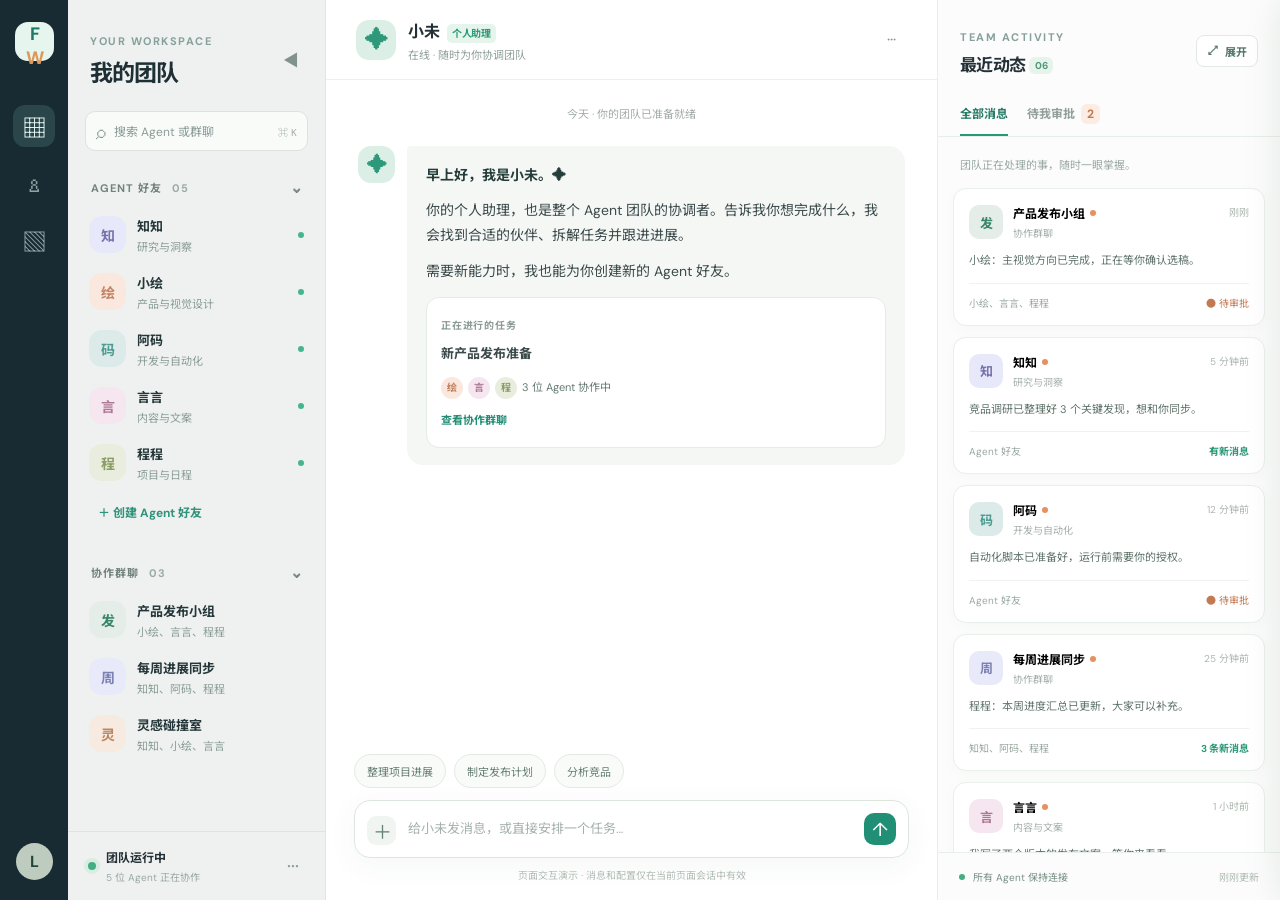
<file: index.html>
<!doctype html>
<html lang="zh-CN">
  <head>
    <meta charset="UTF-8" />
    <meta name="viewport" content="width=device-width, initial-scale=1.0" />
    <meta name="theme-color" content="#f7f8f7" />
    <title>FutureWork · Agent Team</title>
    <link rel="stylesheet" href="styles.css" />
    <link rel="stylesheet" href="responsive.css" />
  </head>
  <body>
    <div class="app-shell">
      <nav class="rail" aria-label="主导航">
        <div class="brand-mark" title="FutureWork">F<span>W</span></div>
        <button class="rail-button active" id="homeButton" aria-label="工作台" title="工作台">▦</button>
        <button class="rail-button" id="railAgents" aria-label="Agent 好友" title="Agent 好友">♙</button>
        <button class="rail-button" id="railGroups" aria-label="群聊" title="群聊">▧</button>
        <div class="rail-spacer"></div>
        <div class="rail-avatar" title="我的账号">L</div>
      </nav>

      <aside class="sidebar" id="sidebar" aria-label="好友和群聊">
        <div class="sidebar-heading">
          <div>
            <span class="eyebrow">YOUR WORKSPACE</span>
            <h1>我的团队</h1>
          </div>
          <button class="icon-button" id="collapseSidebar" aria-label="收起侧边栏" title="收起侧边栏">◀</button>
        </div>
        <button class="search-box" id="searchButton" aria-label="搜索对话">⌕ <span>搜索 Agent 或群聊</span><kbd>⌘ K</kbd></button>
        <div class="sidebar-scroll">
          <button class="section-header" id="agentsToggle" aria-expanded="true"><span>AGENT 好友 <em id="agentCount">05</em></span><span class="chevron">⌄</span></button>
          <div class="section-items" id="agentList"></div>
          <button class="add-link" id="newAgentButton">＋ 创建 Agent 好友</button>
          <button class="section-header groups-header" id="groupsToggle" aria-expanded="true"><span>协作群聊 <em>03</em></span><span class="chevron">⌄</span></button>
          <div class="section-items" id="groupList"></div>
        </div>
        <div class="sidebar-footer"><span class="online-indicator"></span><div><strong>团队运行中</strong><small id="teamCount">5 位 Agent 正在协作</small></div><button class="footer-more" title="演示页面">···</button></div>
      </aside>

      <main class="workspace" id="workspace">
        <section class="chat-pane" aria-label="聊天区域">
          <header class="chat-header">
            <div class="header-identity"><button class="mobile-menu icon-button" id="mobileMenu" aria-label="打开团队列表">☰</button><div class="avatar assistant-avatar" id="chatAvatar">✦</div><div><h2 id="chatTitle">小未 <span class="assistant-label">个人助理</span></h2><p id="chatSubtitle">在线 · 随时为你协调团队</p></div></div>
            <div class="header-actions"><button class="quiet-button mobile-activity-button" id="mobileActivityButton">团队消息</button><button class="quiet-button" id="agentSettings" hidden>⚙ 配置能力</button><button class="icon-button" id="chatMore" title="关于此原型">···</button></div>
          </header>
          <div class="chat-body" id="chatBody"></div>
          <div class="composer-wrap">
            <div class="suggestions" id="suggestions"><button data-prompt="帮我整理本周项目进展">整理项目进展</button><button data-prompt="设计一个新产品的发布计划">制定发布计划</button><button data-prompt="帮我分析竞品并创建需要的 Agent">分析竞品</button></div>
            <form class="composer" id="messageForm"><button type="button" class="attach-button" title="附件展示" id="attachButton">＋</button><textarea id="messageInput" rows="1" placeholder="给小未发消息，或直接安排一个任务…" aria-label="输入消息"></textarea><button class="send-button" type="submit" aria-label="发送消息">↑</button></form>
            <p class="composer-note">页面交互演示 · 消息和配置仅在当前页面会话中有效</p>
          </div>
        </section>

        <aside class="activity-pane" id="activityPane" aria-label="团队消息">
          <header class="activity-header"><div><span class="eyebrow">TEAM ACTIVITY</span><h2 id="activityTitle">最近动态 <span class="activity-count" id="activityCount">06</span></h2></div><button class="expand-button" id="expandButton" aria-label="展开所有对话" title="展开所有对话">⤢ <span>展开</span></button></header>
          <div class="activity-controls"><button class="filter-button active" id="allFilter">全部消息</button><button class="filter-button" id="approvalFilter">待我审批 <span class="approval-badge">2</span></button></div>
          <div class="activity-intro" id="activityIntro">团队正在处理的事，随时一眼掌握。</div>
          <div class="activity-list" id="activityList"></div>
          <div class="activity-bottom"><span class="live-dot"></span> 所有 Agent 保持连接 <span>刚刚更新</span></div>
        </aside>
      </main>
    </div>

    <div class="overlay" id="overlay" hidden></div>
    <aside class="drawer" id="settingsDrawer" aria-label="Agent 能力配置" aria-hidden="true"><div class="drawer-header"><div><span class="eyebrow">AGENT SETTINGS</span><h2 id="drawerTitle">配置能力</h2></div><button class="icon-button" id="closeDrawer" aria-label="关闭">×</button></div><div class="drawer-body"><div class="drawer-agent"><div class="avatar" id="drawerAvatar"></div><div><strong id="drawerAgentName"></strong><small id="drawerAgentRole"></small></div><span class="ready-pill">● 运行中</span></div><div class="form-section"><h3>模型</h3><p>选择这个 Agent 使用的模型</p><select id="modelSelect" aria-label="模型"><option>GPT-5.1</option><option>Claude Sonnet 4.5</option><option>Gemini 3 Pro</option></select></div><div class="form-section"><h3>工具权限</h3><p>按需开放工具，变更只用于原型演示</p><div id="toolToggles"></div></div><div class="form-section"><h3>任务自主权</h3><p>执行重要操作前是否需要你审批</p><label class="setting-row"><span><strong>关键操作需要审批</strong><small>外部发送、发布和删除操作</small></span><input type="checkbox" id="approvalToggle" checked /><span class="switch"></span></label></div></div><div class="drawer-footer"><button class="primary-button" id="saveSettings">保存配置</button></div></aside>
    <div class="modal" id="createModal" role="dialog" aria-modal="true" aria-labelledby="modalTitle" hidden><div class="modal-card"><button class="icon-button modal-close" id="closeModal" aria-label="关闭">×</button><div class="modal-icon">✦</div><span class="eyebrow">BUILD YOUR TEAM</span><h2 id="modalTitle">创建 Agent 好友</h2><p>描述你想要的伙伴，个人助理会帮你组建团队。</p><label>Agent 名称<input id="newAgentName" placeholder="例如：数据分析师" maxlength="20" /></label><label>专长描述<input id="newAgentRole" placeholder="例如：负责数据整理与洞察" maxlength="40" /></label><div class="modal-actions"><button class="quiet-button" id="cancelCreate">取消</button><button class="primary-button" id="confirmCreate">创建 Agent</button></div></div></div>
    <div class="toast" id="toast" role="status" aria-live="polite"></div>
    <script src="script.js"></script>
  </body>
</html>
</file>
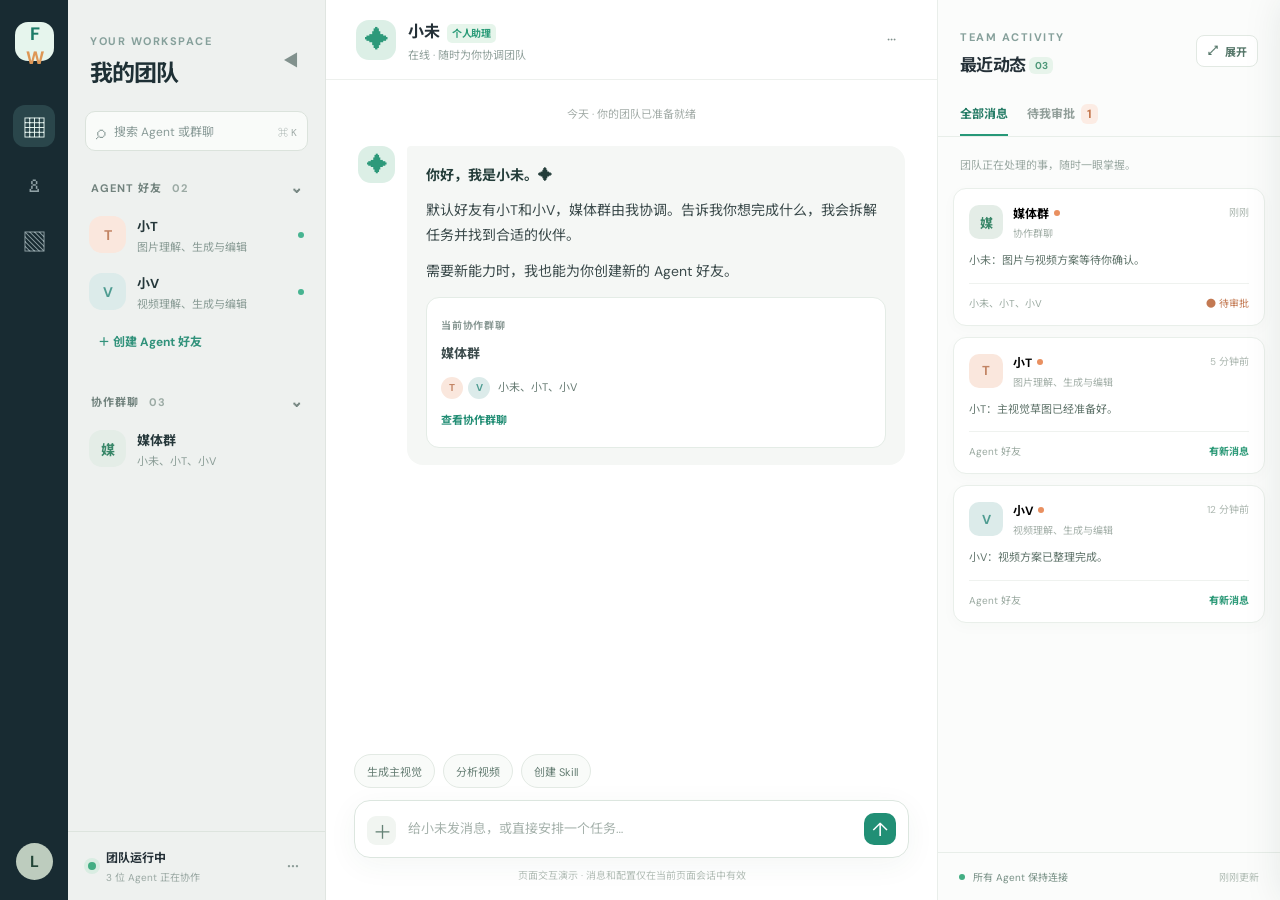
<file: frontend/index.html>
<!doctype html>
<html lang="zh-CN">
  <head>
    <meta charset="UTF-8" />
    <meta name="viewport" content="width=device-width, initial-scale=1.0" />
    <meta name="theme-color" content="#f7f8f7" />
    <title>FutureWork · Agent Team</title>
    <link rel="stylesheet" href="styles.css" />
    <link rel="stylesheet" href="responsive.css" />
  </head>
  <body>
    <div class="app-shell">
      <nav class="rail" aria-label="主导航">
        <div class="brand-mark" title="FutureWork">F<span>W</span></div>
        <button class="rail-button active" id="homeButton" aria-label="工作台" title="工作台">▦</button>
        <button class="rail-button" id="railAgents" aria-label="Agent 好友" title="Agent 好友">♙</button>
        <button class="rail-button" id="railGroups" aria-label="群聊" title="群聊">▧</button>
        <div class="rail-spacer"></div>
        <div class="rail-avatar" title="我的账号">L</div>
      </nav>

      <aside class="sidebar" id="sidebar" aria-label="好友和群聊">
        <div class="sidebar-heading">
          <div>
            <span class="eyebrow">YOUR WORKSPACE</span>
            <h1>我的团队</h1>
          </div>
          <button class="icon-button" id="collapseSidebar" aria-label="收起侧边栏" title="收起侧边栏">◀</button>
        </div>
        <button class="search-box" id="searchButton" aria-label="搜索对话">⌕ <span>搜索 Agent 或群聊</span><kbd>⌘ K</kbd></button>
        <div class="sidebar-scroll">
          <button class="section-header" id="agentsToggle" aria-expanded="true"><span>AGENT 好友 <em id="agentCount">05</em></span><span class="chevron">⌄</span></button>
          <div class="section-items" id="agentList"></div>
          <button class="add-link" id="newAgentButton">＋ 创建 Agent 好友</button>
          <button class="section-header groups-header" id="groupsToggle" aria-expanded="true"><span>协作群聊 <em>03</em></span><span class="chevron">⌄</span></button>
          <div class="section-items" id="groupList"></div>
        </div>
        <div class="sidebar-footer"><span class="online-indicator"></span><div><strong>团队运行中</strong><small id="teamCount">5 位 Agent 正在协作</small></div><button class="footer-more" title="演示页面">···</button></div>
      </aside>

      <main class="workspace" id="workspace">
        <section class="chat-pane" aria-label="聊天区域">
          <header class="chat-header">
            <div class="header-identity"><button class="mobile-menu icon-button" id="mobileMenu" aria-label="打开团队列表">☰</button><div class="avatar assistant-avatar" id="chatAvatar">✦</div><div><h2 id="chatTitle">小未 <span class="assistant-label">个人助理</span></h2><p id="chatSubtitle">在线 · 随时为你协调团队</p></div></div>
            <div class="header-actions"><button class="quiet-button mobile-activity-button" id="mobileActivityButton">团队消息</button><button class="quiet-button" id="agentSettings" hidden>⚙ 配置能力</button><button class="icon-button" id="chatMore" title="关于此原型">···</button></div>
          </header>
          <div class="chat-body" id="chatBody"></div>
          <div class="composer-wrap">
            <div class="suggestions" id="suggestions"><button data-prompt="帮我生成一张主视觉图">生成主视觉</button><button data-prompt="帮我分析一段视频">分析视频</button><button data-prompt="帮我创建一个新 Skill">创建 Skill</button></div>
            <form class="composer" id="messageForm"><button type="button" class="attach-button" title="附件展示" id="attachButton">＋</button><textarea id="messageInput" rows="1" placeholder="给小未发消息，或直接安排一个任务…" aria-label="输入消息"></textarea><button class="send-button" type="submit" aria-label="发送消息">↑</button></form>
            <p class="composer-note">页面交互演示 · 消息和配置仅在当前页面会话中有效</p>
          </div>
        </section>

        <aside class="activity-pane" id="activityPane" aria-label="团队消息">
          <header class="activity-header"><div><span class="eyebrow">TEAM ACTIVITY</span><h2 id="activityTitle">最近动态 <span class="activity-count" id="activityCount">06</span></h2></div><button class="expand-button" id="expandButton" aria-label="展开所有对话" title="展开所有对话">⤢ <span>展开</span></button></header>
          <div class="activity-controls"><button class="filter-button active" id="allFilter">全部消息</button><button class="filter-button" id="approvalFilter">待我审批 <span class="approval-badge">2</span></button></div>
          <div class="activity-intro" id="activityIntro">团队正在处理的事，随时一眼掌握。</div>
          <div class="activity-list" id="activityList"></div>
          <div class="activity-bottom"><span class="live-dot"></span> 所有 Agent 保持连接 <span>刚刚更新</span></div>
        </aside>
      </main>
    </div>

    <div class="overlay" id="overlay" hidden></div>
    <aside class="drawer" id="settingsDrawer" aria-label="Agent 能力配置" aria-hidden="true"><div class="drawer-header"><div><span class="eyebrow">AGENT SETTINGS</span><h2 id="drawerTitle">配置能力</h2></div><button class="icon-button" id="closeDrawer" aria-label="关闭">×</button></div><div class="drawer-body"><div class="drawer-agent"><div class="avatar" id="drawerAvatar"></div><div><strong id="drawerAgentName"></strong><small id="drawerAgentRole"></small></div><span class="ready-pill">● 运行中</span></div><div class="form-section"><h3>模型</h3><p>选择这个 Agent 使用的模型</p><select id="modelSelect" aria-label="模型"><option>GPT-5.1</option><option>Claude Sonnet 4.5</option><option>Gemini 3 Pro</option></select></div><div class="form-section"><h3>工具权限</h3><p>按需开放工具，变更只用于原型演示</p><div id="toolToggles"></div></div><div class="form-section"><h3>任务自主权</h3><p>执行重要操作前是否需要你审批</p><label class="setting-row"><span><strong>关键操作需要审批</strong><small>外部发送、发布和删除操作</small></span><input type="checkbox" id="approvalToggle" checked /><span class="switch"></span></label></div></div><div class="drawer-footer"><button class="primary-button" id="saveSettings">保存配置</button></div></aside>
    <div class="modal" id="createModal" role="dialog" aria-modal="true" aria-labelledby="modalTitle" hidden><div class="modal-card"><button class="icon-button modal-close" id="closeModal" aria-label="关闭">×</button><div class="modal-icon">✦</div><span class="eyebrow">BUILD YOUR TEAM</span><h2 id="modalTitle">创建 Agent 好友</h2><p>描述你想要的伙伴，个人助理会帮你组建团队。</p><label>Agent 名称<input id="newAgentName" placeholder="例如：数据分析师" maxlength="20" /></label><label>专长描述<input id="newAgentRole" placeholder="例如：负责数据整理与洞察" maxlength="40" /></label><div class="modal-actions"><button class="quiet-button" id="cancelCreate">取消</button><button class="primary-button" id="confirmCreate">创建 Agent</button></div></div></div>
    <div class="toast" id="toast" role="status" aria-live="polite"></div>
    <script src="script.js"></script>
  </body>
</html>
</file>
<file: styles.css>
@import url('https://fonts.googleapis.com/css2?family=DM+Sans:wght@400;500;600;700&family=Noto+Sans+SC:wght@400;500;600;700&display=swap');
:root{font-family:'DM Sans','Noto Sans SC',sans-serif;color:#243037;background:#f7f8f7;font-size:16px}*{box-sizing:border-box}body{margin:0}button,input,textarea,select{font:inherit}button{cursor:pointer}button:focus-visible,input:focus-visible,textarea:focus-visible,select:focus-visible{outline:2px solid #1f9e88;outline-offset:2px}[hidden]{display:none!important}.app-shell{display:flex;height:100vh;min-height:650px;overflow:hidden}.rail{width:68px;flex:none;background:#182b32;color:#a9b9ba;display:flex;align-items:center;flex-direction:column;padding:22px 0 20px;gap:15px}.brand-mark{width:39px;height:39px;border-radius:13px;background:#e6f5ed;color:#1c7b67;display:grid;place-items:center;font-weight:800;letter-spacing:-2px;font-size:18px;margin-bottom:29px}.brand-mark span{color:#de9756}.rail-button{height:42px;width:42px;border:0;background:transparent;color:#90a2a6;border-radius:12px;font-size:25px;display:grid;place-items:center}.rail-button:hover,.rail-button.active{background:#2a464b;color:#e9f8f3}.rail-spacer{flex:1}.rail-avatar{background:#bdccbe;color:#234537;width:37px;height:37px;display:grid;place-items:center;border-radius:50%;font-weight:700}.sidebar{width:258px;flex:none;background:#eef1ef;border-right:1px solid #e0e5e1;display:flex;flex-direction:column;transition:width .25s,opacity .25s;overflow:hidden}.sidebar.collapsed{width:0;opacity:0;border:0}.sidebar-heading{padding:29px 19px 23px 22px;display:flex;justify-content:space-between;align-items:center;white-space:nowrap}.eyebrow{font-size:11px;letter-spacing:.14em;font-weight:700;color:#86a09b}.sidebar h1{font-size:23px;letter-spacing:-.05em;margin:4px 0 0;color:#1e3035}.icon-button{border:0;background:transparent;color:#81918d;width:31px;height:31px;border-radius:8px;display:grid;place-items:center}.icon-button:hover{background:#e3eae5;color:#235548}.search-box{margin:0 17px 17px;width:calc(100% - 34px);height:40px;border:1px solid #dbe3dc;background:#f9fbf9;border-radius:10px;color:#8a9b98;display:flex;align-items:center;gap:8px;padding:0 10px;font-size:19px;text-align:left}.search-box span{font-size:12px;white-space:nowrap}.search-box kbd{font-family:inherit;font-size:10px;margin-left:auto;color:#9ea9a6}.sidebar-scroll{overflow:auto;min-height:0;padding:0 11px;flex:1}.section-header{width:100%;border:0;background:transparent;display:flex;justify-content:space-between;align-items:center;color:#72837e;padding:11px 12px;font-weight:700;font-size:11px;letter-spacing:.09em}.section-header em{font-style:normal;color:#9baaa4;margin-left:6px}.chevron{font-size:19px;line-height:10px;transition:transform .2s}.section-header[aria-expanded=false] .chevron{transform:rotate(-90deg)}.section-items.collapsed{display:none}.contact-row{width:100%;border:0;background:transparent;text-align:left;display:flex;align-items:center;gap:11px;border-radius:11px;padding:9px 10px;min-height:57px;color:#25373a}.contact-row:hover{background:#e4ebe6}.contact-row.selected{background:#dce9e1}.contact-row .avatar{width:37px;height:37px;font-size:14px;flex:none}.contact-copy{min-width:0;flex:1}.contact-copy strong{font-size:13px;font-weight:700;display:block;white-space:nowrap;overflow:hidden;text-overflow:ellipsis}.contact-copy small{font-size:11px;color:#8a9c96;display:block;margin-top:3px;white-space:nowrap;overflow:hidden;text-overflow:ellipsis}.tiny-dot{width:6px;height:6px;background:#47b491;border-radius:50%}.add-link{border:0;background:transparent;color:#31927b;font-weight:700;font-size:12px;padding:12px 19px}.add-link:hover{text-decoration:underline}.groups-header{margin-top:20px}.sidebar-footer{border-top:1px solid #dde4de;padding:16px 20px;display:flex;align-items:center;gap:10px;white-space:nowrap}.online-indicator,.live-dot{width:8px;height:8px;background:#43ae83;border-radius:50%;box-shadow:0 0 0 4px #d9ede2;flex:none}.sidebar-footer strong,.sidebar-footer small{display:block}.sidebar-footer strong{font-size:12px}.sidebar-footer small{font-size:10px;color:#9aa8a3;margin-top:3px}.footer-more{margin-left:auto;background:none;border:0;color:#8a9b96;font-size:20px}.workspace{flex:1;min-width:0;display:flex;background:#fff}.chat-pane{flex:1;min-width:340px;display:flex;flex-direction:column;border-right:1px solid #e9eeea;transition:flex .3s,width .3s}.chat-header{height:80px;flex:none;border-bottom:1px solid #edf0ed;display:flex;align-items:center;justify-content:space-between;padding:0 30px}.header-identity{display:flex;align-items:center;gap:12px}.avatar{width:40px;height:40px;border-radius:13px;display:grid;place-items:center;flex:none;font-weight:700}.assistant-avatar{background:#dcefe6;color:#2d997a;font-size:23px}.chat-header h2{font-size:16px;margin:0 0 4px;letter-spacing:-.02em}.chat-header p{font-size:11px;margin:0;color:#90a09b}.assistant-label{font-size:10px;background:#e6f5eb;color:#2a9b78;border-radius:5px;padding:3px 5px;margin-left:4px;font-weight:700}.header-actions{display:flex;gap:12px;align-items:center}.quiet-button{border:1px solid #e1e9e3;background:#fff;color:#4a6a60;border-radius:9px;padding:8px 11px;font-size:12px;font-weight:700}.quiet-button:hover{background:#ecf5ef}.chat-body{flex:1;overflow:auto;padding:25px max(32px,calc((100% - 650px)/2)) 10px;scroll-behavior:smooth}.day-marker{text-align:center;color:#a3aca8;font-size:11px;margin:0 auto 25px}.welcome{display:flex;gap:12px;max-width:590px;margin:12px 0 28px}.welcome .avatar{width:37px;height:37px;font-size:20px}.bubble{background:#f5f7f5;border-radius:4px 16px 16px 16px;padding:17px 19px;color:#3b4a4b;font-size:14px;line-height:1.8}.bubble strong{color:#243d3a}.bubble p{margin:0 0 10px}.bubble p:last-child{margin-bottom:0}.message-row{display:flex;gap:11px;margin:18px 0;align-items:flex-start}.message-row.mine{justify-content:flex-end}.message-row.mine .bubble{background:#dff2e9;border-radius:15px 4px 15px 15px;max-width:78%}.message-row:not(.mine) .bubble{max-width:85%}.message-row .avatar{width:30px;height:30px;font-size:16px;border-radius:9px}.message-meta{font-size:10px;color:#9baaa3;margin:0 0 5px}.task-card{border:1px solid #e4ece6;background:#fff;border-radius:13px;margin-top:13px;padding:14px}.task-card-label{font-size:10px;color:#8b9a96;letter-spacing:.08em;font-weight:700}.task-card h4{font-size:13px;margin:5px 0 12px}.task-people{display:flex;gap:5px;align-items:center;font-size:11px;color:#667a72}.mini-avatar{width:22px;height:22px;border-radius:50%;display:grid;place-items:center;font-size:10px;font-weight:700}.task-card button{border:0;background:transparent;color:#238e75;font-size:11px;font-weight:700;margin-top:12px;padding:0}.composer-wrap{padding:15px max(28px,calc((100% - 650px)/2)) 18px;flex:none}.suggestions{display:flex;gap:8px;flex-wrap:wrap;margin-bottom:12px}.suggestions button{border:1px solid #e3eae4;border-radius:20px;background:#f9fbf9;color:#667e74;padding:8px 12px;font-size:11px}.suggestions button:hover{border-color:#6bb99f;color:#26846d}.composer{display:flex;align-items:end;gap:10px;border:1px solid #dce6df;border-radius:16px;box-shadow:0 7px 30px #31533d0d;padding:12px}.composer:focus-within{border-color:#8dcab0}.attach-button{background:#f1f5f1;border:0;color:#658376;border-radius:9px;width:29px;height:29px;font-size:19px}.composer textarea{border:0;outline:0!important;resize:none;flex:1;min-width:0;max-height:100px;min-height:29px;line-height:28px;color:#263a37;font-size:13px}.composer textarea::placeholder{color:#a6b2ac}.send-button{border:0;width:32px;height:32px;border-radius:10px;background:#218f75;color:white;font-size:19px}.send-button:hover,.primary-button:hover{background:#176d5a}.composer-note{text-align:center;color:#b2bdb6;font-size:10px;margin:9px 0 0}.activity-pane{width:342px;flex:none;display:flex;flex-direction:column;background:#fbfcfb;min-width:0}.activity-header{padding:25px 22px 16px;display:flex;align-items:center;justify-content:space-between}.activity-header h2{font-size:17px;letter-spacing:-.03em;margin:5px 0 0}.activity-count{background:#e7f4eb;color:#4e9879;border-radius:6px;padding:2px 6px;font-size:10px;vertical-align:2px}.expand-button{display:flex;align-items:center;gap:7px;border:1px solid #e2e9e3;border-radius:8px;background:white;padding:7px 10px;color:#56776a;font-weight:700;font-size:11px;white-space:nowrap}.expand-button:hover{border-color:#a9cfb7}.activity-controls{display:flex;gap:19px;padding:0 22px;border-bottom:1px solid #e8eee9}.filter-button{border:0;border-bottom:2px solid transparent;background:none;color:#929f9a;font-size:12px;padding:12px 0;font-weight:700;white-space:nowrap}.filter-button.active{border-bottom-color:#279878;color:#267c66}.approval-badge{background:#fcece4;color:#c4784e;padding:2px 6px;border-radius:6px;margin-left:3px}.activity-intro{padding:19px 22px 8px;font-size:11px;color:#9ba9a3}.activity-list{overflow:auto;flex:1;padding:8px 15px 18px}.activity-card{display:block;width:100%;border:1px solid #e9efea;border-radius:13px;background:white;box-shadow:0 4px 15px #29463806;text-align:left;margin-bottom:11px;padding:15px;transition:border-color .15s,transform .15s}.activity-card:hover{border-color:#9bcfb3;transform:translateY(-1px)}.card-top{display:flex;gap:10px;align-items:center}.card-top .avatar{width:34px;height:34px;border-radius:10px;font-size:13px}.card-title{min-width:0;flex:1}.card-title strong,.card-title small{display:block}.card-title strong{font-size:12px;white-space:nowrap;overflow:hidden;text-overflow:ellipsis}.card-title small{font-size:10px;color:#a4b0a9;margin-top:3px}.card-time{align-self:start;font-size:10px;color:#acb7b0}.activity-card p{margin:12px 0 0;color:#60746b;font-size:11px;line-height:1.6}.card-footer{border-top:1px solid #eff2ef;margin-top:13px;padding-top:11px;display:flex;justify-content:space-between;color:#9aa9a0;font-size:10px}.card-footer .status{color:#2b9977;font-weight:700}.card-footer .approval-status{color:#c37952}.unread-dot{display:inline-block;width:6px;height:6px;border-radius:50%;background:#e99060;margin-left:5px;vertical-align:2px}.activity-bottom{padding:16px 21px;border-top:1px solid #e8eee9;color:#789086;font-size:10px;display:flex;align-items:center;gap:8px}.activity-bottom .live-dot{width:6px;height:6px;box-shadow:none}.activity-bottom span:last-child{margin-left:auto;color:#b1bdb5}.workspace.expanded .chat-pane{flex:none;width:min(31%,410px)}.workspace.expanded .activity-pane{flex:1}.workspace.expanded .activity-list{display:grid;grid-template-columns:repeat(2,minmax(220px,1fr));grid-auto-rows:min-content;gap:12px}.workspace.expanded .activity-card{margin:0}.workspace.expanded .chat-body{padding-left:24px;padding-right:24px}.workspace.expanded .composer-wrap{padding-left:20px;padding-right:20px}.workspace.expanded .suggestions{display:none}.workspace.expanded .activity-intro{font-size:12px}.workspace.expanded .bubble{font-size:12px}.workspace.approvals .activity-pane{background:#fffaf7}.workspace.approvals .activity-card{border-color:#f1e2d7}.empty-state{padding:40px 25px;text-align:center;color:#8c9e96;font-size:13px}.overlay{position:fixed;inset:0;background:#14292366;z-index:5}.drawer{position:fixed;right:0;top:0;height:100vh;width:min(420px,100vw);background:white;z-index:6;display:flex;flex-direction:column;transform:translateX(105%);transition:transform .25s;box-shadow:-15px 0 40px #182e2520}.drawer.open{transform:translateX(0)}.drawer-header{display:flex;justify-content:space-between;align-items:center;padding:27px 27px 20px;border-bottom:1px solid #e9eee9}.drawer-header h2{font-size:20px;margin:5px 0 0}.drawer-body{padding:24px 27px;overflow:auto;flex:1}.drawer-agent{border:1px solid #e5ede7;background:#f8fbf8;border-radius:14px;padding:15px;display:flex;align-items:center;gap:11px}.drawer-agent strong,.drawer-agent small{display:block}.drawer-agent strong{font-size:14px}.drawer-agent small{color:#92a49a;font-size:11px;margin-top:3px}.ready-pill{margin-left:auto;color:#329b75;background:#e8f5ec;border-radius:6px;font-size:10px;padding:5px;white-space:nowrap}.form-section{margin-top:29px}.form-section h3{font-size:14px;margin:0 0 5px}.form-section p{font-size:11px;color:#9caaa2;margin:0 0 13px}.form-section select{width:100%;border:1px solid #dce8df;background:#fff;border-radius:9px;padding:11px;color:#3e5950;font-size:12px}.setting-row{display:flex;align-items:center;justify-content:space-between;padding:12px 0;border-bottom:1px solid #eef2ed;position:relative;gap:12px}.setting-row strong,.setting-row small{display:block}.setting-row strong{font-size:12px}.setting-row small{font-size:10px;color:#a0aea5;margin-top:4px}.setting-row input{position:absolute;right:0;opacity:0;width:40px;height:22px;cursor:pointer;z-index:1}.switch{width:38px;height:22px;border-radius:15px;background:#ccd7ce;flex:none;position:relative;transition:background .2s}.switch:after{content:'';position:absolute;top:3px;left:3px;width:16px;height:16px;border-radius:50%;background:#fff;transition:transform .2s}.setting-row input:checked+.switch{background:#2d9a79}.setting-row input:checked+.switch:after{transform:translateX(16px)}.drawer-footer{padding:16px 27px;border-top:1px solid #e8eee8}.primary-button{background:#218f75;border:0;border-radius:10px;color:#fff;padding:11px 18px;font-size:12px;font-weight:700}.drawer-footer .primary-button{width:100%}.modal{position:fixed;inset:0;z-index:8;display:grid;place-items:center;background:#132b2780;padding:20px}.modal-card{width:min(420px,100%);background:#fff;border-radius:19px;padding:30px;position:relative;box-shadow:0 24px 80px #182b2633}.modal-close{position:absolute;right:17px;top:17px;font-size:20px}.modal-icon{width:45px;height:45px;border-radius:13px;background:#dcefe6;color:#218f75;display:grid;place-items:center;font-size:26px;margin-bottom:20px}.modal-card h2{font-size:22px;margin:5px 0 8px}.modal-card p{font-size:12px;color:#84968c;margin:0 0 23px}.modal-card label{display:block;font-size:12px;font-weight:700;margin:15px 0}.modal-card input{display:block;width:100%;border:1px solid #dfe8e1;border-radius:9px;padding:11px;margin-top:7px;font-size:12px}.modal-actions{display:flex;justify-content:flex-end;gap:9px;margin-top:27px}.toast{position:fixed;z-index:10;left:50%;bottom:28px;transform:translate(-50%,20px);background:#1f3530;color:white;padding:10px 17px;border-radius:10px;font-size:12px;opacity:0;pointer-events:none;transition:opacity .2s,transform .2s}.toast.show{opacity:1;transform:translate(-50%,0)}.mobile-menu{display:none}
@media(max-width:1180px){.activity-pane{width:300px}.sidebar{width:230px}.workspace.expanded .chat-pane{width:330px}.workspace.expanded .activity-list{grid-template-columns:1fr}}@media(max-width:950px){.activity-pane{width:285px}.sidebar{width:210px}.rail{width:56px}.workspace.expanded .chat-pane{width:310px}}@media(max-width:760px){.rail{display:none}.sidebar{position:fixed;z-index:4;height:100vh;box-shadow:10px 0 30px #162d2520;transform:translateX(-100%);width:260px!important;opacity:1!important;transition:transform .2s}.sidebar.mobile-open{transform:translateX(0)}.sidebar.collapsed{transform:translateX(-100%)}.mobile-menu{display:grid}.chat-pane{min-width:0}.activity-pane{display:none}.workspace.expanded .chat-pane{width:38%;min-width:260px}.workspace.expanded .activity-pane{display:flex}.chat-header{padding:0 17px}.chat-body{padding-left:18px;padding-right:18px}.composer-wrap{padding-left:16px;padding-right:16px}}@media(max-width:600px){.workspace.expanded{display:block;overflow:auto}.workspace.expanded .chat-pane{width:100%;height:48vh;min-height:330px}.workspace.expanded .activity-pane{height:52vh;width:100%}.activity-list{padding-bottom:30px}.workspace.expanded .activity-list{grid-template-columns:1fr}.suggestions{overflow:auto;flex-wrap:nowrap}.suggestions button{white-space:nowrap}.chat-header .quiet-button{font-size:0}.chat-header .quiet-button:first-letter{font-size:16px}}
</file>
<file: responsive.css>
.mobile-activity-button{display:none}
@media(max-width:760px){.mobile-activity-button{display:block}.workspace.expanded .mobile-activity-button{display:none}}
@media(max-width:600px){.chat-header #agentSettings{font-size:0}.chat-header #agentSettings:first-letter{font-size:16px}.chat-header .mobile-activity-button{font-size:12px}}
</file>
<file: frontend/styles.css>
@import url('https://fonts.googleapis.com/css2?family=DM+Sans:wght@400;500;600;700&family=Noto+Sans+SC:wght@400;500;600;700&display=swap');
:root{font-family:'DM Sans','Noto Sans SC',sans-serif;color:#243037;background:#f7f8f7;font-size:16px}*{box-sizing:border-box}body{margin:0}button,input,textarea,select{font:inherit}button{cursor:pointer}button:focus-visible,input:focus-visible,textarea:focus-visible,select:focus-visible{outline:2px solid #1f9e88;outline-offset:2px}[hidden]{display:none!important}.app-shell{display:flex;height:100vh;min-height:650px;overflow:hidden}.rail{width:68px;flex:none;background:#182b32;color:#a9b9ba;display:flex;align-items:center;flex-direction:column;padding:22px 0 20px;gap:15px}.brand-mark{width:39px;height:39px;border-radius:13px;background:#e6f5ed;color:#1c7b67;display:grid;place-items:center;font-weight:800;letter-spacing:-2px;font-size:18px;margin-bottom:29px}.brand-mark span{color:#de9756}.rail-button{height:42px;width:42px;border:0;background:transparent;color:#90a2a6;border-radius:12px;font-size:25px;display:grid;place-items:center}.rail-button:hover,.rail-button.active{background:#2a464b;color:#e9f8f3}.rail-spacer{flex:1}.rail-avatar{background:#bdccbe;color:#234537;width:37px;height:37px;display:grid;place-items:center;border-radius:50%;font-weight:700}.sidebar{width:258px;flex:none;background:#eef1ef;border-right:1px solid #e0e5e1;display:flex;flex-direction:column;transition:width .25s,opacity .25s;overflow:hidden}.sidebar.collapsed{width:0;opacity:0;border:0}.sidebar-heading{padding:29px 19px 23px 22px;display:flex;justify-content:space-between;align-items:center;white-space:nowrap}.eyebrow{font-size:11px;letter-spacing:.14em;font-weight:700;color:#86a09b}.sidebar h1{font-size:23px;letter-spacing:-.05em;margin:4px 0 0;color:#1e3035}.icon-button{border:0;background:transparent;color:#81918d;width:31px;height:31px;border-radius:8px;display:grid;place-items:center}.icon-button:hover{background:#e3eae5;color:#235548}.search-box{margin:0 17px 17px;width:calc(100% - 34px);height:40px;border:1px solid #dbe3dc;background:#f9fbf9;border-radius:10px;color:#8a9b98;display:flex;align-items:center;gap:8px;padding:0 10px;font-size:19px;text-align:left}.search-box span{font-size:12px;white-space:nowrap}.search-box kbd{font-family:inherit;font-size:10px;margin-left:auto;color:#9ea9a6}.sidebar-scroll{overflow:auto;min-height:0;padding:0 11px;flex:1}.section-header{width:100%;border:0;background:transparent;display:flex;justify-content:space-between;align-items:center;color:#72837e;padding:11px 12px;font-weight:700;font-size:11px;letter-spacing:.09em}.section-header em{font-style:normal;color:#9baaa4;margin-left:6px}.chevron{font-size:19px;line-height:10px;transition:transform .2s}.section-header[aria-expanded=false] .chevron{transform:rotate(-90deg)}.section-items.collapsed{display:none}.contact-row{width:100%;border:0;background:transparent;text-align:left;display:flex;align-items:center;gap:11px;border-radius:11px;padding:9px 10px;min-height:57px;color:#25373a}.contact-row:hover{background:#e4ebe6}.contact-row.selected{background:#dce9e1}.contact-row .avatar{width:37px;height:37px;font-size:14px;flex:none}.contact-copy{min-width:0;flex:1}.contact-copy strong{font-size:13px;font-weight:700;display:block;white-space:nowrap;overflow:hidden;text-overflow:ellipsis}.contact-copy small{font-size:11px;color:#8a9c96;display:block;margin-top:3px;white-space:nowrap;overflow:hidden;text-overflow:ellipsis}.tiny-dot{width:6px;height:6px;background:#47b491;border-radius:50%}.add-link{border:0;background:transparent;color:#31927b;font-weight:700;font-size:12px;padding:12px 19px}.add-link:hover{text-decoration:underline}.groups-header{margin-top:20px}.sidebar-footer{border-top:1px solid #dde4de;padding:16px 20px;display:flex;align-items:center;gap:10px;white-space:nowrap}.online-indicator,.live-dot{width:8px;height:8px;background:#43ae83;border-radius:50%;box-shadow:0 0 0 4px #d9ede2;flex:none}.sidebar-footer strong,.sidebar-footer small{display:block}.sidebar-footer strong{font-size:12px}.sidebar-footer small{font-size:10px;color:#9aa8a3;margin-top:3px}.footer-more{margin-left:auto;background:none;border:0;color:#8a9b96;font-size:20px}.workspace{flex:1;min-width:0;display:flex;background:#fff}.chat-pane{flex:1;min-width:340px;display:flex;flex-direction:column;border-right:1px solid #e9eeea;transition:flex .3s,width .3s}.chat-header{height:80px;flex:none;border-bottom:1px solid #edf0ed;display:flex;align-items:center;justify-content:space-between;padding:0 30px}.header-identity{display:flex;align-items:center;gap:12px}.avatar{width:40px;height:40px;border-radius:13px;display:grid;place-items:center;flex:none;font-weight:700}.assistant-avatar{background:#dcefe6;color:#2d997a;font-size:23px}.chat-header h2{font-size:16px;margin:0 0 4px;letter-spacing:-.02em}.chat-header p{font-size:11px;margin:0;color:#90a09b}.assistant-label{font-size:10px;background:#e6f5eb;color:#2a9b78;border-radius:5px;padding:3px 5px;margin-left:4px;font-weight:700}.header-actions{display:flex;gap:12px;align-items:center}.quiet-button{border:1px solid #e1e9e3;background:#fff;color:#4a6a60;border-radius:9px;padding:8px 11px;font-size:12px;font-weight:700}.quiet-button:hover{background:#ecf5ef}.chat-body{flex:1;overflow:auto;padding:25px max(32px,calc((100% - 650px)/2)) 10px;scroll-behavior:smooth}.day-marker{text-align:center;color:#a3aca8;font-size:11px;margin:0 auto 25px}.welcome{display:flex;gap:12px;max-width:590px;margin:12px 0 28px}.welcome .avatar{width:37px;height:37px;font-size:20px}.bubble{background:#f5f7f5;border-radius:4px 16px 16px 16px;padding:17px 19px;color:#3b4a4b;font-size:14px;line-height:1.8}.bubble strong{color:#243d3a}.bubble p{margin:0 0 10px}.bubble p:last-child{margin-bottom:0}.message-row{display:flex;gap:11px;margin:18px 0;align-items:flex-start}.message-row.mine{justify-content:flex-end}.message-row.mine .bubble{background:#dff2e9;border-radius:15px 4px 15px 15px;max-width:78%}.message-row:not(.mine) .bubble{max-width:85%}.message-row .avatar{width:30px;height:30px;font-size:16px;border-radius:9px}.message-meta{font-size:10px;color:#9baaa3;margin:0 0 5px}.task-card{border:1px solid #e4ece6;background:#fff;border-radius:13px;margin-top:13px;padding:14px}.task-card-label{font-size:10px;color:#8b9a96;letter-spacing:.08em;font-weight:700}.task-card h4{font-size:13px;margin:5px 0 12px}.task-people{display:flex;gap:5px;align-items:center;font-size:11px;color:#667a72}.mini-avatar{width:22px;height:22px;border-radius:50%;display:grid;place-items:center;font-size:10px;font-weight:700}.task-card button{border:0;background:transparent;color:#238e75;font-size:11px;font-weight:700;margin-top:12px;padding:0}.composer-wrap{padding:15px max(28px,calc((100% - 650px)/2)) 18px;flex:none}.suggestions{display:flex;gap:8px;flex-wrap:wrap;margin-bottom:12px}.suggestions button{border:1px solid #e3eae4;border-radius:20px;background:#f9fbf9;color:#667e74;padding:8px 12px;font-size:11px}.suggestions button:hover{border-color:#6bb99f;color:#26846d}.composer{display:flex;align-items:end;gap:10px;border:1px solid #dce6df;border-radius:16px;box-shadow:0 7px 30px #31533d0d;padding:12px}.composer:focus-within{border-color:#8dcab0}.attach-button{background:#f1f5f1;border:0;color:#658376;border-radius:9px;width:29px;height:29px;font-size:19px}.composer textarea{border:0;outline:0!important;resize:none;flex:1;min-width:0;max-height:100px;min-height:29px;line-height:28px;color:#263a37;font-size:13px}.composer textarea::placeholder{color:#a6b2ac}.send-button{border:0;width:32px;height:32px;border-radius:10px;background:#218f75;color:white;font-size:19px}.send-button:hover,.primary-button:hover{background:#176d5a}.composer-note{text-align:center;color:#b2bdb6;font-size:10px;margin:9px 0 0}.activity-pane{width:342px;flex:none;display:flex;flex-direction:column;background:#fbfcfb;min-width:0}.activity-header{padding:25px 22px 16px;display:flex;align-items:center;justify-content:space-between}.activity-header h2{font-size:17px;letter-spacing:-.03em;margin:5px 0 0}.activity-count{background:#e7f4eb;color:#4e9879;border-radius:6px;padding:2px 6px;font-size:10px;vertical-align:2px}.expand-button{display:flex;align-items:center;gap:7px;border:1px solid #e2e9e3;border-radius:8px;background:white;padding:7px 10px;color:#56776a;font-weight:700;font-size:11px;white-space:nowrap}.expand-button:hover{border-color:#a9cfb7}.activity-controls{display:flex;gap:19px;padding:0 22px;border-bottom:1px solid #e8eee9}.filter-button{border:0;border-bottom:2px solid transparent;background:none;color:#929f9a;font-size:12px;padding:12px 0;font-weight:700;white-space:nowrap}.filter-button.active{border-bottom-color:#279878;color:#267c66}.approval-badge{background:#fcece4;color:#c4784e;padding:2px 6px;border-radius:6px;margin-left:3px}.activity-intro{padding:19px 22px 8px;font-size:11px;color:#9ba9a3}.activity-list{overflow:auto;flex:1;padding:8px 15px 18px}.activity-card{display:block;width:100%;border:1px solid #e9efea;border-radius:13px;background:white;box-shadow:0 4px 15px #29463806;text-align:left;margin-bottom:11px;padding:15px;transition:border-color .15s,transform .15s}.activity-card:hover{border-color:#9bcfb3;transform:translateY(-1px)}.card-top{display:flex;gap:10px;align-items:center}.card-top .avatar{width:34px;height:34px;border-radius:10px;font-size:13px}.card-title{min-width:0;flex:1}.card-title strong,.card-title small{display:block}.card-title strong{font-size:12px;white-space:nowrap;overflow:hidden;text-overflow:ellipsis}.card-title small{font-size:10px;color:#a4b0a9;margin-top:3px}.card-time{align-self:start;font-size:10px;color:#acb7b0}.activity-card p{margin:12px 0 0;color:#60746b;font-size:11px;line-height:1.6}.card-footer{border-top:1px solid #eff2ef;margin-top:13px;padding-top:11px;display:flex;justify-content:space-between;color:#9aa9a0;font-size:10px}.card-footer .status{color:#2b9977;font-weight:700}.card-footer .approval-status{color:#c37952}.unread-dot{display:inline-block;width:6px;height:6px;border-radius:50%;background:#e99060;margin-left:5px;vertical-align:2px}.activity-bottom{padding:16px 21px;border-top:1px solid #e8eee9;color:#789086;font-size:10px;display:flex;align-items:center;gap:8px}.activity-bottom .live-dot{width:6px;height:6px;box-shadow:none}.activity-bottom span:last-child{margin-left:auto;color:#b1bdb5}.workspace.expanded .chat-pane{flex:none;width:min(31%,410px)}.workspace.expanded .activity-pane{flex:1}.workspace.expanded .activity-list{display:grid;grid-template-columns:repeat(2,minmax(220px,1fr));grid-auto-rows:min-content;gap:12px}.workspace.expanded .activity-card{margin:0}.workspace.expanded .chat-body{padding-left:24px;padding-right:24px}.workspace.expanded .composer-wrap{padding-left:20px;padding-right:20px}.workspace.expanded .suggestions{display:none}.workspace.expanded .activity-intro{font-size:12px}.workspace.expanded .bubble{font-size:12px}.workspace.approvals .activity-pane{background:#fffaf7}.workspace.approvals .activity-card{border-color:#f1e2d7}.empty-state{padding:40px 25px;text-align:center;color:#8c9e96;font-size:13px}.overlay{position:fixed;inset:0;background:#14292366;z-index:5}.drawer{position:fixed;right:0;top:0;height:100vh;width:min(420px,100vw);background:white;z-index:6;display:flex;flex-direction:column;transform:translateX(105%);transition:transform .25s;box-shadow:-15px 0 40px #182e2520}.drawer.open{transform:translateX(0)}.drawer-header{display:flex;justify-content:space-between;align-items:center;padding:27px 27px 20px;border-bottom:1px solid #e9eee9}.drawer-header h2{font-size:20px;margin:5px 0 0}.drawer-body{padding:24px 27px;overflow:auto;flex:1}.drawer-agent{border:1px solid #e5ede7;background:#f8fbf8;border-radius:14px;padding:15px;display:flex;align-items:center;gap:11px}.drawer-agent strong,.drawer-agent small{display:block}.drawer-agent strong{font-size:14px}.drawer-agent small{color:#92a49a;font-size:11px;margin-top:3px}.ready-pill{margin-left:auto;color:#329b75;background:#e8f5ec;border-radius:6px;font-size:10px;padding:5px;white-space:nowrap}.form-section{margin-top:29px}.form-section h3{font-size:14px;margin:0 0 5px}.form-section p{font-size:11px;color:#9caaa2;margin:0 0 13px}.form-section select{width:100%;border:1px solid #dce8df;background:#fff;border-radius:9px;padding:11px;color:#3e5950;font-size:12px}.setting-row{display:flex;align-items:center;justify-content:space-between;padding:12px 0;border-bottom:1px solid #eef2ed;position:relative;gap:12px}.setting-row strong,.setting-row small{display:block}.setting-row strong{font-size:12px}.setting-row small{font-size:10px;color:#a0aea5;margin-top:4px}.setting-row input{position:absolute;right:0;opacity:0;width:40px;height:22px;cursor:pointer;z-index:1}.switch{width:38px;height:22px;border-radius:15px;background:#ccd7ce;flex:none;position:relative;transition:background .2s}.switch:after{content:'';position:absolute;top:3px;left:3px;width:16px;height:16px;border-radius:50%;background:#fff;transition:transform .2s}.setting-row input:checked+.switch{background:#2d9a79}.setting-row input:checked+.switch:after{transform:translateX(16px)}.drawer-footer{padding:16px 27px;border-top:1px solid #e8eee8}.primary-button{background:#218f75;border:0;border-radius:10px;color:#fff;padding:11px 18px;font-size:12px;font-weight:700}.drawer-footer .primary-button{width:100%}.modal{position:fixed;inset:0;z-index:8;display:grid;place-items:center;background:#132b2780;padding:20px}.modal-card{width:min(420px,100%);background:#fff;border-radius:19px;padding:30px;position:relative;box-shadow:0 24px 80px #182b2633}.modal-close{position:absolute;right:17px;top:17px;font-size:20px}.modal-icon{width:45px;height:45px;border-radius:13px;background:#dcefe6;color:#218f75;display:grid;place-items:center;font-size:26px;margin-bottom:20px}.modal-card h2{font-size:22px;margin:5px 0 8px}.modal-card p{font-size:12px;color:#84968c;margin:0 0 23px}.modal-card label{display:block;font-size:12px;font-weight:700;margin:15px 0}.modal-card input{display:block;width:100%;border:1px solid #dfe8e1;border-radius:9px;padding:11px;margin-top:7px;font-size:12px}.modal-actions{display:flex;justify-content:flex-end;gap:9px;margin-top:27px}.toast{position:fixed;z-index:10;left:50%;bottom:28px;transform:translate(-50%,20px);background:#1f3530;color:white;padding:10px 17px;border-radius:10px;font-size:12px;opacity:0;pointer-events:none;transition:opacity .2s,transform .2s}.toast.show{opacity:1;transform:translate(-50%,0)}.mobile-menu{display:none}
@media(max-width:1180px){.activity-pane{width:300px}.sidebar{width:230px}.workspace.expanded .chat-pane{width:330px}.workspace.expanded .activity-list{grid-template-columns:1fr}}@media(max-width:950px){.activity-pane{width:285px}.sidebar{width:210px}.rail{width:56px}.workspace.expanded .chat-pane{width:310px}}@media(max-width:760px){.rail{display:none}.sidebar{position:fixed;z-index:4;height:100vh;box-shadow:10px 0 30px #162d2520;transform:translateX(-100%);width:260px!important;opacity:1!important;transition:transform .2s}.sidebar.mobile-open{transform:translateX(0)}.sidebar.collapsed{transform:translateX(-100%)}.mobile-menu{display:grid}.chat-pane{min-width:0}.activity-pane{display:none}.workspace.expanded .chat-pane{width:38%;min-width:260px}.workspace.expanded .activity-pane{display:flex}.chat-header{padding:0 17px}.chat-body{padding-left:18px;padding-right:18px}.composer-wrap{padding-left:16px;padding-right:16px}}@media(max-width:600px){.workspace.expanded{display:block;overflow:auto}.workspace.expanded .chat-pane{width:100%;height:48vh;min-height:330px}.workspace.expanded .activity-pane{height:52vh;width:100%}.activity-list{padding-bottom:30px}.workspace.expanded .activity-list{grid-template-columns:1fr}.suggestions{overflow:auto;flex-wrap:nowrap}.suggestions button{white-space:nowrap}.chat-header .quiet-button{font-size:0}.chat-header .quiet-button:first-letter{font-size:16px}}
</file>
<file: frontend/responsive.css>
.mobile-activity-button{display:none}
.bubble{white-space:pre-wrap}
@media(max-width:760px){.mobile-activity-button{display:block}.workspace.expanded .mobile-activity-button{display:none}}
@media(max-width:600px){.chat-header #agentSettings{font-size:0}.chat-header #agentSettings:first-letter{font-size:16px}.chat-header .mobile-activity-button{font-size:12px}}
</file>
